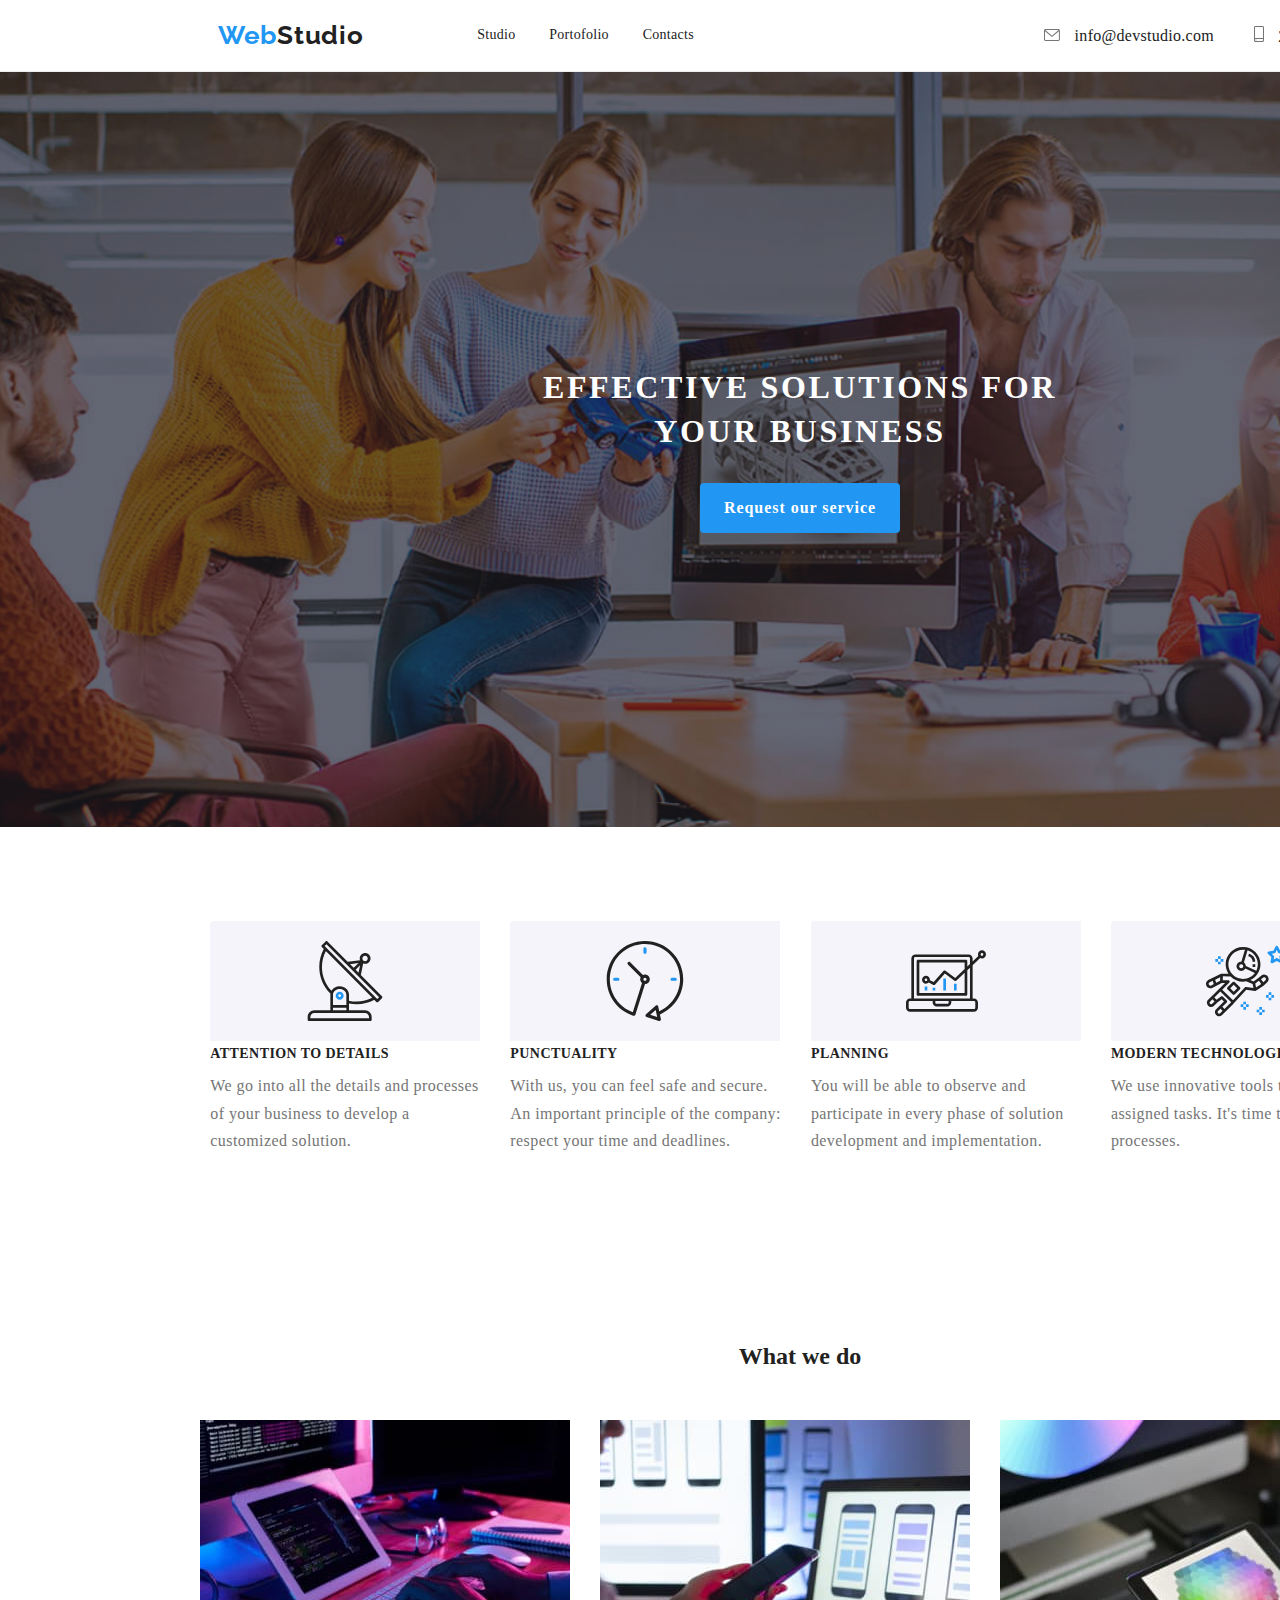
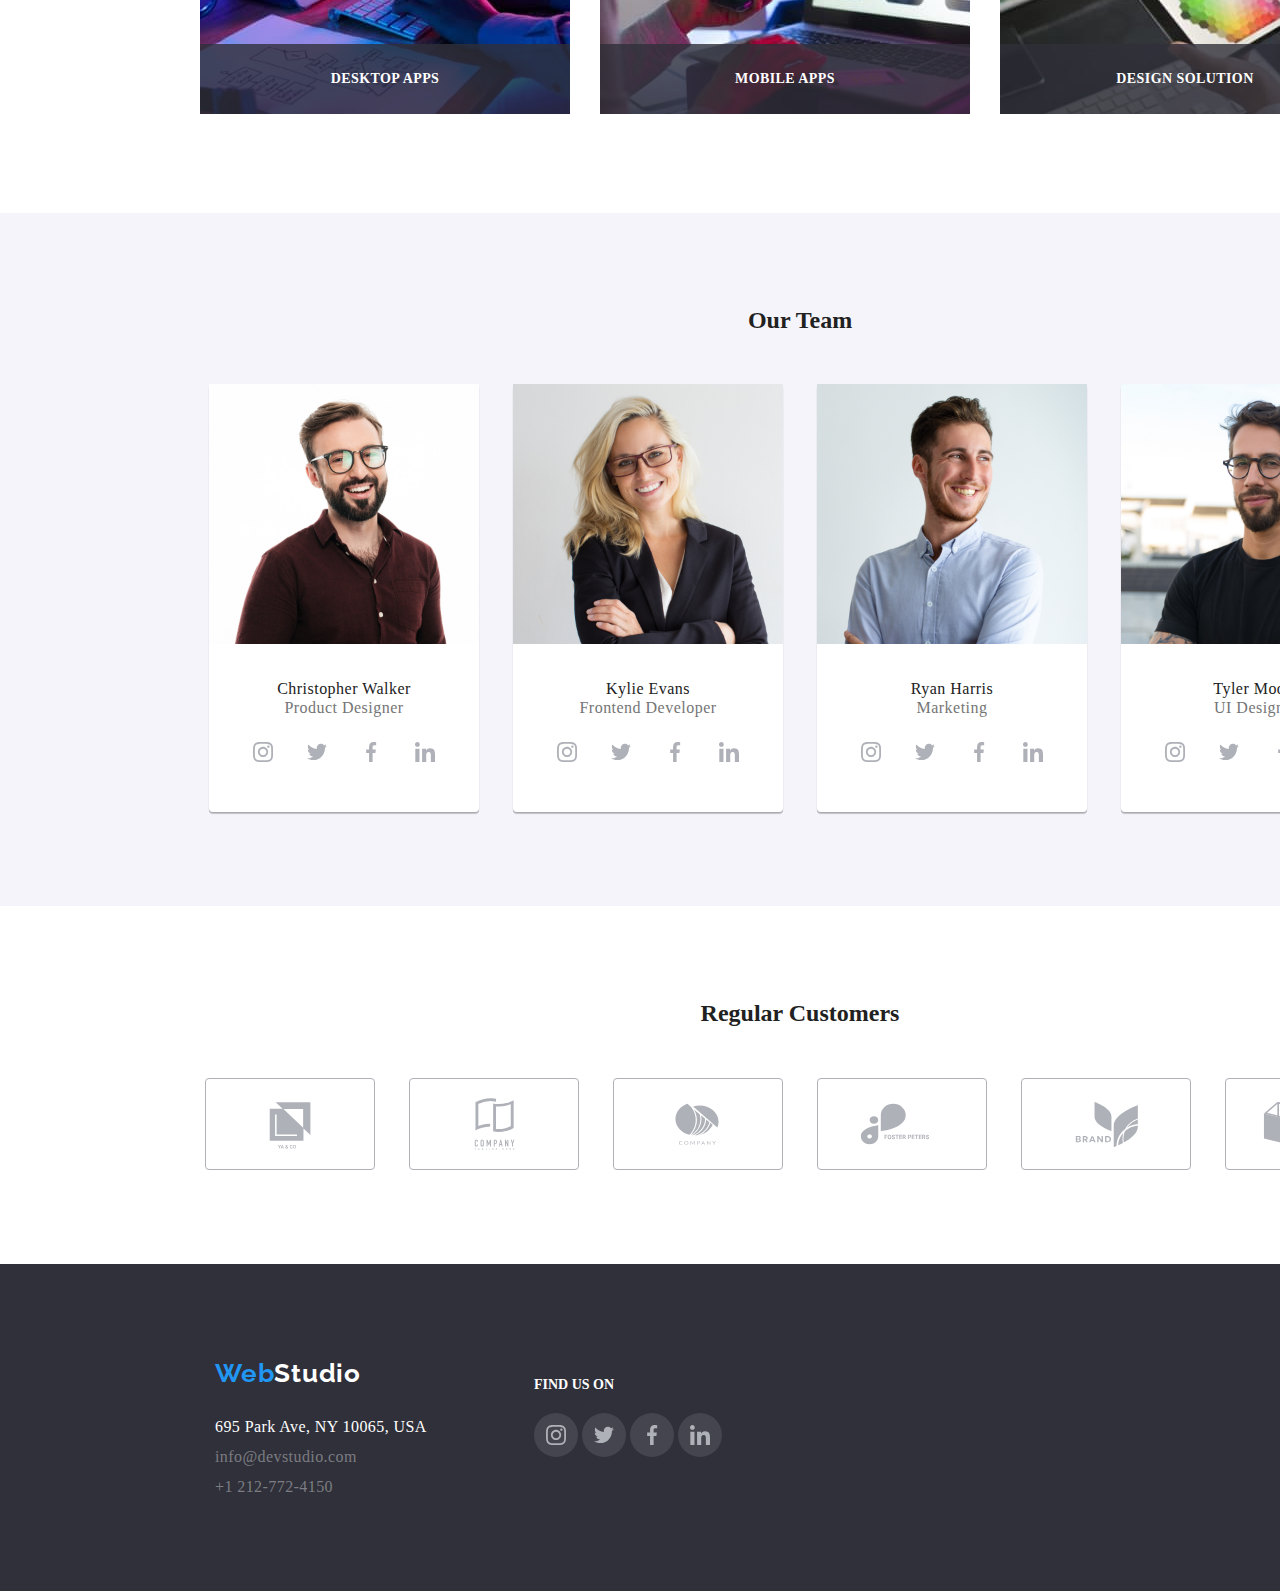
<file: index.html>
<!DOCTYPE html>
<html lang="en">
<head>
    <meta charset="UTF-8">
    <meta name="viewport" content="width=device-width, initial-scale=1.0">
    <title>Studio</title>
    <link rel="stylesheet" href="https://cdnjs.cloudflare.com/ajax/libs/modern-normalize/1.0.0/modern-normalize.min.css" />
    <link rel="preconnect" href="https://fonts.googleapis.com">
    <link rel="preconnect" href="https://fonts.gstatic.com" crossorigin>
    <link
        href="https://fonts.googleapis.com/css2?family=Roboto:ital,wght@0,100;0,300;0,400;0,500;0,700;0,900;1,100;1,300;1,400;1,500;1,700;1,900&display=swap"
        rel="stylesheet">
    <link rel="preconnect" href="https://fonts.googleapis.com">
    <link rel="preconnect" href="https://fonts.gstatic.com" crossorigin>
    <link href="https://fonts.googleapis.com/css2?family=Raleway:ital,wght@0,100..900;1,100..900&display=swap"
        rel="stylesheet">
        <link rel="stylesheet" href="./css/style.css" />
</head>
<body class="entire-content">
    <div class="container">
    <!--Header-->
    <header class="first-section">      
<a class="web-studio" href="./index.html" > <span class="web-logo">Web</span>Studio</a>
<nav class="navigation-list">
    <ul class="list">
        <li class="list-element"><a class="link" href="./index.html">Studio</a></li>
        <li class="list-element"><a class="link" href="./portofolio.html">Portofolio</a></li>
        <li class="list-element"><a class="link" href="#">Contacts</a></li>
    </ul>
</nav>

<div class="header-links">
    <div class="first-link">
    <a class="link" href="mailto:info@devstudio.com">
        <svg class="envelope" width="16" height="12">
        <use href="./images/symbol-defs.svg#icon-envelope"></use>
    </svg>
    info@devstudio.com</a>
    </div>

    <div class="second-link">
    <a class= "link" href="tel:212-772-4150">
        <svg class="smartphone" width="10" height="16">
        <use href="./images/symbol-defs.svg#icon-smartphone"></use>
    </svg> 212-772-4150</a>
    </div>
</div>
    </header>
    
    <main>
        <!--Title section-->
        
        <section class="title-section">
            <div class="section">
             <h1 class="main-title">EFFECTIVE SOLUTIONS FOR <br/> YOUR BUSINESS</h1>
             <button data-modal-open class="blue-button" type="button">Request our service</button>
            </div>
        </section>
        
       
        <!--Advantages & what we do sections-->
    <div class="section">
           <section class="what-we-do">
            
                
            <ul class="benefits">
                <li class="benefits-list">
                    <svg class="antenna" width="70" height="70">
                        <use href="./images/symbol-defs.svg#icon-antenna"></use>
                    </svg>
                    <h5 class="advantage">ATTENTION TO DETAILS</h5>
                    <p class="advantage-description">We go into all 
                    the details and processes <br/> of your business to 
                    develop a <br/>customized solution.</p></li>
                <li class="benefits-list">
                    <svg class="clock" width="70" height="70">
                        <use href="./images/symbol-defs.svg#icon-clock"></use>
                    </svg>
                    <h5 class="advantage">PUNCTUALITY</h5>
                    <p class="advantage-description">With us, you can feel safe and secure.<br/>
                     An important principle of the company:<br/> 
                     respect your time and deadlines.</p>
                </li>
                <li class="benefits-list">
                    <svg class="diagram" width="70" height="70">
                        <use href="./images/symbol-defs.svg#icon-diagram"></use>
                    </svg>
                    <h5 class="advantage">PLANNING</h5>
                    <p class="advantage-description">You will be able to observe and <br/>
                     participate in every phase of solution <br/>
                     development and implementation.</p>
                </li>
                <li class="benefits-list">
                    <svg class="astronaut" width="70" height="70">
                        <use href="./images/symbol-defs.svg#icon-astronaut"></use>
                    </svg>
                    <h5 class="advantage">MODERN TECHNOLOGIES</h5>
                    <p class="advantage-description">We use innovative tools to solve <br/>
                     assigned tasks. It's time to simplify work<br/> 
                     processes.</p>
            </li>
        </ul>
        
        </section>
        </div>

        <!--What we do section-->
        <section class="do-section">
            <div class="section">
                <h2 class="do-title">What we do</h2>
                <div class="do-fields">

                <div class="thumb">
                <img src="./images/box1-2.jpg" alt="imagine cu o tastatura" width="370" height="294" />
                <p class="label">Desktop Apps</p>
                </div>

                <div class="thumb">
                <img src="./images/box2-2.jpg" alt="imagine cu un telefon" width="370" height="294"/>
                <p class="label">Mobile Apps</p>
                </div>

                <div class="thumb">
                <img src="./images/box3-2.jpg" alt="imgagine cu o tableta" width="370" height="294" />
                <p class="label">Design Solution</p>
                </div>

            </div>
        </div>
        </section>
        
        
        <!--Our team section-->
        <section class="our-team">
            <div class="section">
            <h2 class="our-team-title">Our Team</h2>
                   <!--Card 1-->
                    <div class="employes">
                <img src="./images/teamcard1-2.jpg" alt="Christopher Walker Product Designer" width="270" height="260"/>
                <p class="name">Christopher Walker</p>
                <p class="ocupation">Product Designer</p>
                <ul class="social-icons-employes">
                    <li class="social-icons">
                        <a href="">
                            <svg class="icon">
                                <use href="./images/symbol-defs.svg#icon-instagram"/>
                            </svg>
                        </a>
                    </li>
                    <li class="social-icons">
                        <a href="">
                            <svg class="icon">
                                <use href="./images/symbol-defs.svg#icon-twitter"/>
                            </svg>
                        </a>
                    </li>
                    <li class="social-icons">
                        <a href="">
                            <svg class="icon">
                                <use href="./images/symbol-defs.svg#icon-facebook"/>
                            </svg>
                        </a>
                    </li>
                    <li class="social-icons">
                        <a href="">
                            <svg class="icon">
                                <use href="./images/symbol-defs.svg#icon-linkedin"/>
                            </svg>
                        </a>
                    </li>
                </ul>
              </div>
                   <!--Card 2-->
                     <div class="employes">
                <img src="./images/teamcard2-2.jpg" alt="Kylie Evans Frontend Developer" width="270" height="260"/>
                <p class="name">Kylie Evans</p>
                <p class="ocupation" >Frontend Developer</p>
                <ul class="social-icons-employes">
                    <li class="social-icons">
                        <a href="">
                            <svg class="icon">
                                <use href="./images/symbol-defs.svg#icon-instagram"/>
                            </svg>
                        </a>
                    </li>
                    <li class="social-icons">
                        <a href="">
                            <svg class="icon">
                                <use href="./images/symbol-defs.svg#icon-twitter"/>
                            </svg>
                        </a>
                    </li>
                    <li class="social-icons">
                        <a href="">
                            <svg class="icon">
                                <use href="./images/symbol-defs.svg#icon-facebook"/>
                            </svg>
                        </a>
                    </li>
                    <li class="social-icons">
                        <a href="">
                            <svg class="icon">
                                <use href="./images/symbol-defs.svg#icon-linkedin"/>
                            </svg>
                        </a>
                    </li>
                </ul>
              </div>
                 <!--Card 3-->
                  <div class="employes">
                <img src="./images/teamcard3-2.jpg" alt="Ryan Harris Marketing" wwidth="270" height="260"/>
                <p class="name">Ryan Harris</p>
                <p class="ocupation">Marketing</p>
                <ul class="social-icons-employes">
                    <li class="social-icons">
                        <a href="">
                            <svg class="icon">
                                <use href="./images/symbol-defs.svg#icon-instagram"/>
                            </svg>
                        </a>
                    </li>
                    <li class="social-icons">
                        <a href="">
                            <svg class="icon">
                                <use href="./images/symbol-defs.svg#icon-twitter"/>
                            </svg>
                        </a>
                    </li>
                    <li class="social-icons">
                        <a href="">
                            <svg class="icon">
                                <use href="./images/symbol-defs.svg#icon-facebook"/>
                            </svg>
                        </a>
                    </li>
                    <li class="social-icons">
                        <a href="">
                            <svg class="icon">
                                <use href="./images/symbol-defs.svg#icon-linkedin"/>
                            </svg>
                        </a>
                    </li>
                </ul>
            </div>
            <!--Card 4-->
            <div class="employes">
                <img src="./images/teamcard4-2.jpg" alt="Tyler Moore UI Designer" width="270" height="260"/>
                <p class="name">Tyler Moore</p>
                <p class="ocupation">UI Designer</p>
                <ul class="social-icons-employes">
                    <li class="social-icons">
                        <a href="">
                            <svg class="icon">
                                <use href="./images/symbol-defs.svg#icon-instagram"/>
                            </svg>
                        </a>
                    </li>
                    <li class="social-icons">
                        <a href="">
                            <svg class="icon">
                                <use href="./images/symbol-defs.svg#icon-twitter"/>
                            </svg>
                        </a>
                    </li>
                    <li class="social-icons">
                        <a href="">
                            <svg class="icon">
                                <use href="./images/symbol-defs.svg#icon-facebook"/>
                            </svg>
                        </a>
                    </li>
                    <li class="social-icons">
                        <a href="">
                            <svg class="icon">
                                <use href="./images/symbol-defs.svg#icon-linkedin"/>
                            </svg>
                        </a>
                    </li>
                </ul>
               </div>
       
       </div>
   </section>


<!--Regular customers section-->
<section class="customers">
    <div class="section">
        <h2 class="customer-title">
            Regular Customers
        </h2>
        <ul class="customers-icons">
            <li class="icon-element">
                <svg class="svg-image" width="106" height="60">
                <use href="./images/symbol-defs.svg#icon-Logo"></use>
              </svg>
            </li>
            <li class="icon-element">
                <svg class="svg-image" width="106" height="60">
                    <use href="./images/symbol-defs.svg#icon-Logo-2"></use>
                
                </svg>
            </li>
            <li class="icon-element">
                <svg class="svg-image" width="106" height="60">
                    <use href="./images/symbol-defs.svg#icon-Logo-3"></use>
                
                </svg>
            </li>
            <li class="icon-element">
                <svg class="svg-image" width="106" height="60">
                    <use href="./images/symbol-defs.svg#icon-Logo-4"></use>
                
                </svg>
            </li>
            <li class="icon-element">
                <svg class="svg-image" width="106" height="60">
                    <use href="./images/symbol-defs.svg#icon-Logo-5"></use>
                
                </svg>
            </li>
            <li class="icon-element">
                <svg class="svg-image" width="106" height="60">
                    <use href="./images/symbol-defs.svg#icon-Logo-6"></use>
                
                </svg>
            </li>
        </ul>
        </div>
</section>

                            
</main>
        <!--Footer section-->
        <footer class="contacts"> 
            <div class="section">
                <div class="bottom-section">
                    <a class="web-studio-light" href="#"><span class="web-logo-light">Web</span>Studio</a>
                    <address class="contacts-detailes">
                        <p class="park">695 Park Ave, NY 10065, USA</p>
                        <p class="info">info@devstudio.com</p>
                        <P class="number">+1 212-772-4150</P>
                    </address>
                    </div>
         </div>

         <div class="footer-social-icons">
            <p class="find-us-on">
                FIND US ON
            </p>
            <div>
                <ul class="social">
                    <li>
                    <svg class="svg-image" width="20" height="20">
                        <use href="./images/symbol-defs.svg#icon-instagram"></use>
        
                    </svg>
                    </li>
                    <li>
                    <svg class="svg-image" width="20" height="20">
                        <use href="./images/symbol-defs.svg#icon-twitter"></use>
                    
                    </svg>
                    </li>
                    <li>
                    <svg class="svg-image" width="20" height="20">
                        <use href="./images/symbol-defs.svg#icon-facebook"></use>
                    
                    </svg>
                </li>
                <li>
                <svg class="svg-image" width="20" height="20">
                    <use href="./images/symbol-defs.svg#icon-linkedin"></use>
                
                </svg>
                </li>
            </ul>
        </div>
        </div>

        </footer>
     </div>

    <!-- Marcaj MODAL cu backdrop, fereastra si buton inchidere -->
    <div data-modal class="is-hidden">
        <div data-modal-content>
          <h2>FEREASTRA MODALA</h2>
          <button data-modal-close type="button">
            <a href="">
              <svg class="buton-modal__X">
                <use href="./images/symbol-defs.svg#icon-Vector-1-1" />
              </svg>
            </a>
          </button>
        </div>
      </div>
  
      <script src="./modal.js"></script>
    </body>
  </html>
</file>
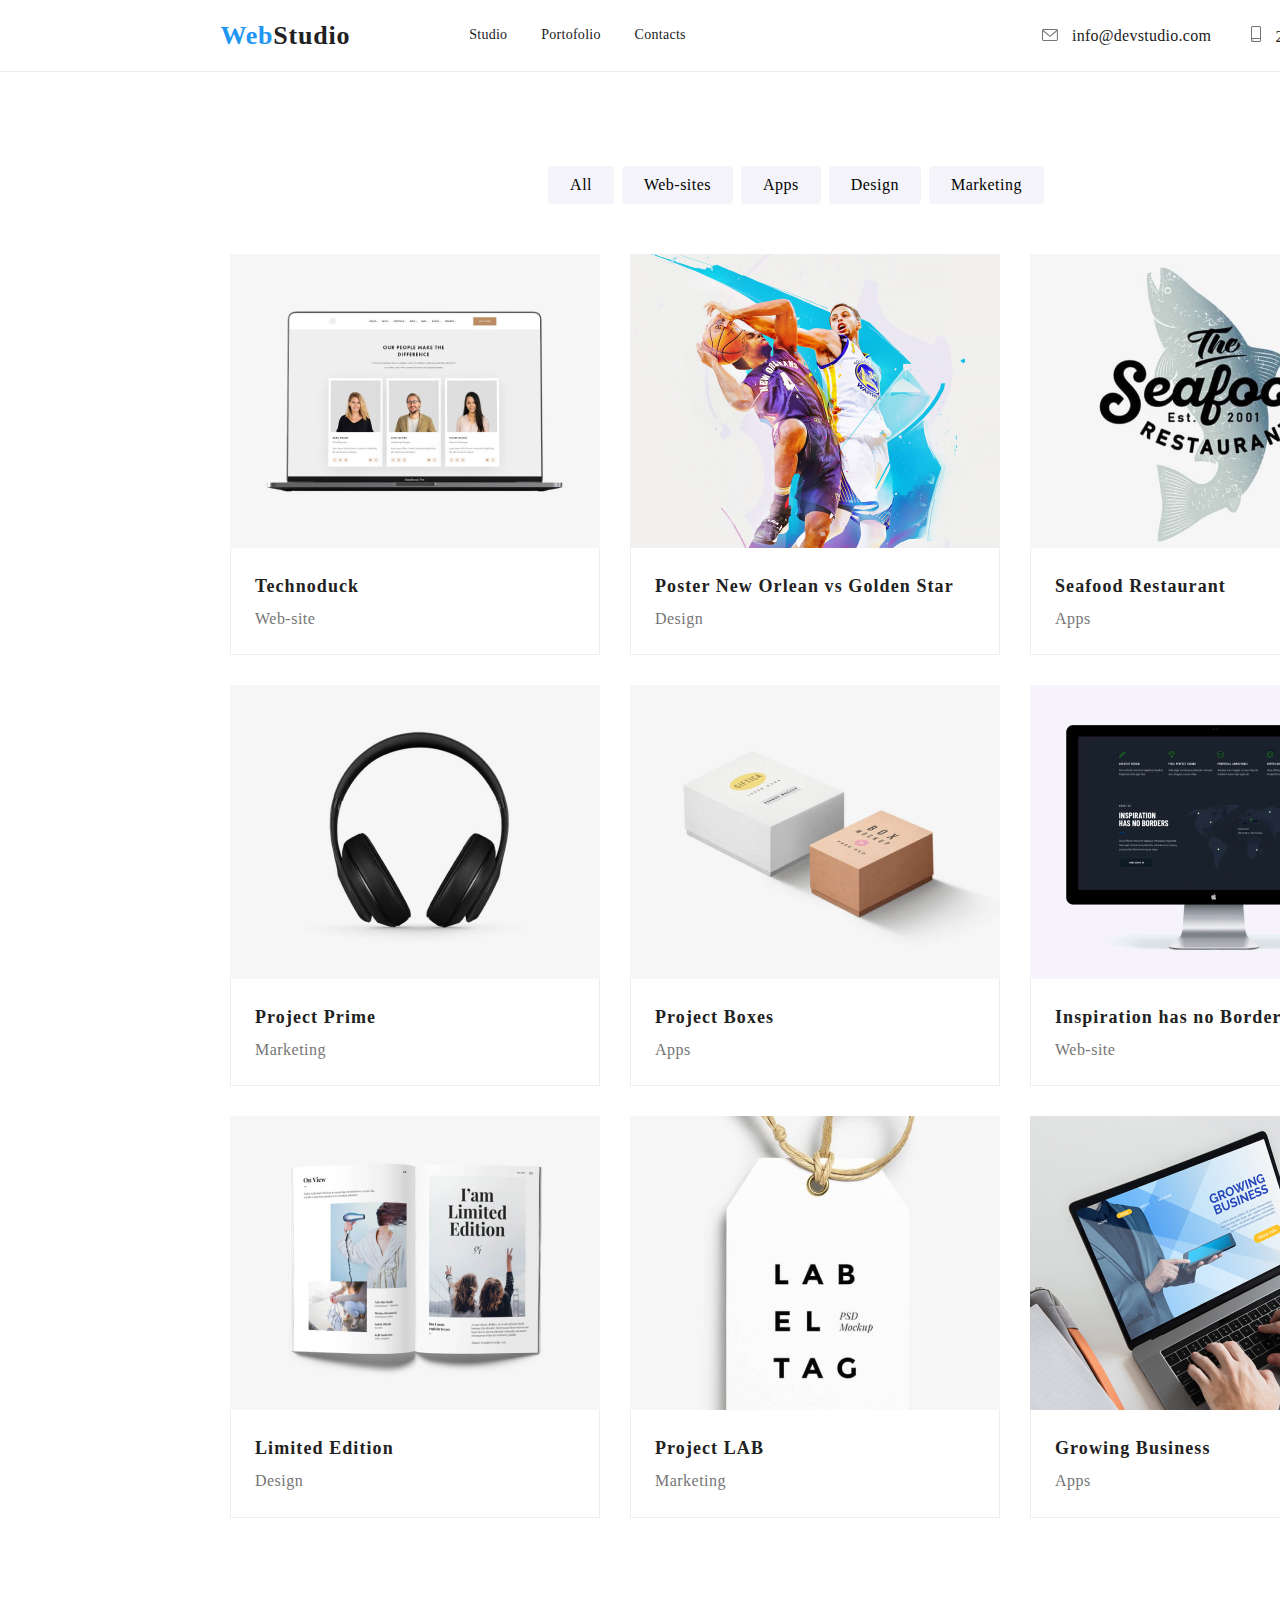
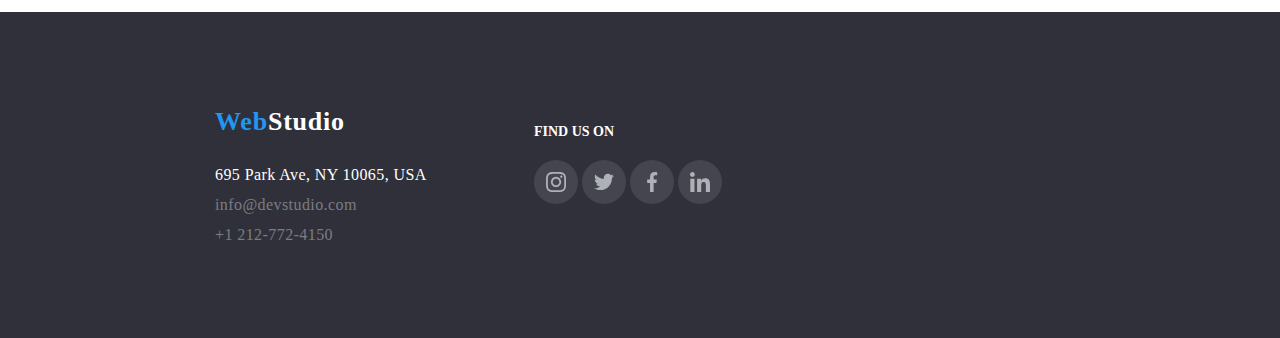
<file: portofolio.html>
<!DOCTYPE html>
<html lang="en">
<head>
    <meta charset="UTF-8">
    <meta name="viewport" content="width=device-width, initial-scale=1.0">
    <title>Portofolio</title>
    <link rel="stylesheet" href="https://cdnjs.cloudflare.com/ajax/libs/modern-normalize/1.0.0/modern-normalize.min.css" />
    <link rel="stylesheet" href="./css/style.css" />
</head>
<body class="entire-content">
    <div class="container">
<header class="first-section">
    <a class="web-studio" href="#" ><span class="web-logo">Web</span>Studio</a>
    <nav class="navigation-list">
        <ul class="list">
            <li class="list-element"><a class="link" href="./index.html">Studio</a></li>
            <li class="list-element"><a class="link" href="./portofolio.html">Portofolio</a></li>
            <li class="list-element"><a class="link" href="#">Contacts</a></li>
        </ul>
    </nav>
    <div class="header-links">
        <div class="first-link">
        <a class="link" href="mailto:info@devstudio.com">
            <svg class="envelope" width="16" height="12">
            <use href="./images/symbol-defs.svg#icon-envelope"></use>
        </svg>
        info@devstudio.com</a>
        </div>
    
        <div class="second-link">
        <a class= "link" href="tel:212-772-4150">
            <svg class="smartphone" width="10" height="16">
            <use href="./images/symbol-defs.svg#icon-smartphone"></use>
        </svg> 212-772-4150</a>
        </div>
    </div>
</header>
 <main>
    <div class="section">
    <!--Buttons list-->
<div>
   <ul class="buttons-list">
<li><button class="buttons-element" type="button">All</button></li>
<li><button class="buttons-element" type="button">Web-sites</button></li>
<li><button class="buttons-element" type="button">Apps</button></li>
<li><button class="buttons-element" type="button">Design</button></li>
<li><button class="buttons-element" type="button">Marketing</button></li>

   </ul> 
</div>
        <!--Second section-->
        <section class="portofolio">

            <div class="portofolio-content">
                <img class="top-image" src="./images/project1.jpg" alt="Technoduck web-site" width="370" height="294" />
                <div class="bottom-card">
                    <p class="projects"><b>Technoduck</b></p>
                    <p class="projects-type">Web-site</p>
                    </div>
                    </div>
                    
                    <div class="portofolio-content">
                <img class="top-image" src="./images/project2.jpg" alt="Poster New Orlean vs Golden Star Design" width="370" height="294"/>
                <div class="bottom-card">
                    <p class="projects"><b>Poster New Orlean vs Golden Star</b></p>
                    <p class="projects-type">Design</p>
                    </div>
                    </div>
                
                <div class="portofolio-content">
                <img class="top-image" src="./images/project3.jpg" alt="Seafood Restaurant Apps" width="370" height="294" />
                <div class="bottom-card">
                    <p class="projects" ><b>Seafood Restaurant</b></p>
                    <p class="projects-type">Apps</p>
                    </div>
                </div>
                
                <div class="portofolio-content">
                <img class="top-image" src="./images/project4.jpg" alt="Project Prime Marketing" width="370" height="294"/>
                <div class="bottom-card">
                    <p class="projects"><b>Project Prime</b></p>
                    <p class="projects-type">Marketing</p>
                    </div>
                    </div>
                    
                    <div class="portofolio-content" >
                <img class="top-image" src="./images/project5.jpg" alt="Project Boxes Apps" width="370" height="294"/>
                <div class="bottom-card">
                    <p class="projects"><b>Project Boxes</b></p>
                    <p class="projects-type">Apps</p>
                    </div>
                    </div>
                    
                    <div class="portofolio-content">
                <img class="top-image" src="./images/project6.jpg" alt="Inspiration has no Borders Web-site" width="370" height="294"/>
                <div class="bottom-card">
                    <p class="projects"><b>Inspiration has no Borders</b></p>
                    <p class="projects-type" >Web-site</p>
                    </div>
                    </div>
                    
                    <div class="portofolio-content">
                    
                <img class="top-image" src="./images/project7.jpg" alt="Limited Edition Design" width="370" height="294"/>
                <div class="bottom-card">
                    <p class="projects"><b>Limited Edition</b></p>
                    <p class="projects-type">Design</p>
                    </div>
                    </div>
                    
                    <div class="portofolio-content">
                <img class="top-image" src="./images/project8.jpg" alt="Project LAB Marketing" width="370" height="294" />
                <div class="bottom-card">
                    <p class="projects"><b>Project LAB</b></p>
                    <p class="projects-type">Marketing</p>
                    </div>
                    </div>
                    
                    <div class="portofolio-content">
                <img class="top-image" src="./images/project9.jpg" alt="Growing Business Apps" width="370" height="294"/>
                <div class="bottom-card">
                    <p class="projects"><b>Growing Business</b></p>
                    <p class="projects-type">Apps</p>
                    </div>
                    </div>
                    
                    </section>
                    </div>
                     </main>


<footer class="contacts">
    <div class="section">
        <div class="bottom-section">
            <a class="web-studio-light" href="#"><span class="web-logo-light">Web</span>Studio</a>
            <address class="contacts-detailes">
                <p class="park">695 Park Ave, NY 10065, USA</p>
                <p class="info">info@devstudio.com</p>
                <P class="number">+1 212-772-4150</P>
            </address>
            </div>
    </div>

    <div class="footer-social-icons">
        <p class="find-us-on">
            FIND US ON
        </p>
        <div>
            <ul class="social">
                <li>
                <svg class="svg-image" width="20" height="20">
                    <use href="./images/symbol-defs.svg#icon-instagram"></use>
    
                </svg>
                </li>
                <li>
                <svg class="svg-image" width="20" height="20">
                    <use href="./images/symbol-defs.svg#icon-twitter"></use>
                
                </svg>
                </li>
                <li>
                <svg class="svg-image" width="20" height="20">
                    <use href="./images/symbol-defs.svg#icon-facebook"></use>
                
                </svg>
            </li>
            <li>
            <svg class="svg-image" width="20" height="20">
                <use href="./images/symbol-defs.svg#icon-linkedin"></use>
            
            </svg>
            </li>
        </ul>
    </div>
    </div>

</footer>
</div>
</body>
</html>
</file>
<file: css/style.css>
*,
*::before,
*::after {
    margin: 0px;
    padding: 0px;
    box-sizing: border-box;
}

:root
{
    --blue: #2196F3;
    --black: #212121;
    --grey: #757575;
    --white: #FFFFFF;
    --button-grey: #F5F4FA;
    --normal-font-size: 14px;
    --middle-font-size: 16px;
    --main-font: "Roboto" sans-serif;

    
}

.container {

    width: 1600px;
    margin: 0 auto;

}

.section {
    padding-top: 94px;
    padding-bottom: 94px;
    width:1600px;
}
/* Body global*/
.entire-content {
font-family: var(--main-font);
color: var(--black);
background-color: var(--white);

}

body {
    max-width: 100%;
    margin: 0 auto;
    
}

h1, h2, h3, h4, h5, h6, p {
    margin: 0;
    padding: 0; 
}

ul {
    margin: 0;
    padding: 0;
    list-style: none; 
}

/* Header style*/
.first-section {
  display: flex; 
  flex-direction: row;
  justify-content:space-around;
  align-items: center;
  border-top: none;
  border-left: none;
  border-right: none;
  border-bottom: #ECECEC;
  border-bottom-style: solid;
  border-width: 1px;
  width: 1600px;
  padding-top: 20px;
  padding-bottom: 20px;
}

.web-studio {
    font-family: "Raleway";
    font-size: 26px;
    font-weight: 700;
    letter-spacing: 0.78px;
    line-height: 1.2;
    margin-left: 215px;

  
}
.web-logo {
    color: var(--blue);
}
/* Navigation list*/
.navigation-list {
    font-size: var(--normal-font-size);
    font-weight: 500;
    letter-spacing: 0.28px;
    text-align: left;
    line-height: 1.2;
    margin-left: 93px;
    
}
.list-element
{
    display: inline-block;
    margin-left: 15px;
    margin-right: 15px;
}
.list-element:hover::after {
    content:'';
    width: 100%;
    height: 3px;
    border-radius: 20px;
    background-color: #2196F3;
    display: block;
    

}

.header-links {
    display: flex;
    font-weight: 500;
    letter-spacing: 0.28px;
    line-height: 1.2;
    margin-left: 330px;
    margin-right: 225px;

}

.first-link {
    margin-right: 40px;
}

.link:focus {
    color: var(--blue);
    stroke: var(--blue);
    cursor: pointer;
}

.link:hover {
    color: var(--blue);
    stroke: var(--blue);
    cursor: pointer;
}

.envelope,
.smartphone {
    margin-right: 10px;
}


/* Link style */
a {
    text-decoration: none;
    color: var(--black);
}
.link:hover {
    color: var(--blue);
}
.link:focus {
    color: var(--blue)
}

/*Title section*/
.title-section { 
    display: flex;
   background-image: linear-gradient(0deg, rgba(47, 48, 58, 0.4), rgba(47, 48, 58, 0.4)), url(../images/Img-bg.jpg);
   background-repeat: no-repeat;
   background-size: cover;
   background-position: 50% 50%;
   justify-content: center;
   align-items: center;
    text-align: center;
    width: 1600px;
   
    
}
 
.main-title {
    color: var(--white);
    font-weight: 900;
    line-height: 1.36;
    letter-spacing: 2.64px;
    padding-top: 200px;
    padding-bottom: 30px;

}

.blue-button {
    background-color: var(--blue);
    color: var(--white);
    font-size: 16px;
    font-weight: 700;
    cursor: pointer;
    border: none;
    border-radius: 4px;
    width: 200px;
    line-height: 1.88;
    letter-spacing: 0.96px;
    margin-bottom: 200px;
    padding-top: 10px;
    padding-bottom: 10px;
}

/*Advantages & what we do section*/
.benefits {
    display: flex;
        flex-direction: row;
        justify-content:center;
        align-items: center;
}
.benefits-list {
 margin-right: 30px; 

}
.benefits-list:last-child {
    margin-right: 0;
}
.antenna, .clock, .diagram, .astronaut {
 width: 270px;
height: 120px;
top: 774px;
left: 215px;
gap: 0px;
border-radius: 4px 0px 0px 0px;
opacity: 0px;
background-color: #F5F4FA;
padding-top: 20px;
padding-bottom: 20px

}


.advantage {
    font-size: var(--normal-font-size);
    font-weight: 700;
    line-height: 1.2;
    letter-spacing: 0.42px;
    margin-bottom: 10px;
}
.advantage-description {
color: var(--grey);
text-align: left;
line-height: 1.71;
letter-spacing: 0.42px;
}

.list, .benefits {
    list-style-type: none;
}

/* What we do*/
.do-section {
display: inline-block;
  text-align: center;
}
.do-title .our-team-title {
    font-size: 36px;
    font-weight: 700;
    line-height: 1.2;
    letter-spacing: 1.08px;
    margin-bottom: 50px;

}

.do-fields {
    margin-top: 50px;
    display: flex;
    justify-content: center;
    align-items: center;
}

.do-fields > img { 
    margin-right: 30px;
}

.do-fields > img:last-child {
    margin-right: 0;
}

.thumb {
    position: relative;
    overflow: hidden;
    margin-right: 30px;
}

.thumb > .label {
    position: absolute;
    right: 0;
    left: 0;
    bottom: 5px;
    width: 100%;
    color: var(--white);
    background-color: rgba(47, 48, 58, 0.8);
    height: 70px;
    display: flex;
    justify-content: center;
    align-items: center;
    font-size: 14px;
    font-weight: 700;
    letter-spacing: 0.03em;
    text-transform: uppercase;
}

 /*Our team section*/
 .our-team { 
    display: inline;
    flex-direction: row;
    justify-content: center;
    text-align: center;
  }
  .our-team > .section {
    background-color: var(--button-grey);
  }

.name {
    font-size: var(--middle-font-size);
    font-weight: 500;
    line-height: 1.2;
    letter-spacing: 0.48px;
    margin-top: 30px;
}
.ocupation {
    font-size: var(--middle-font-size);
    color: var(--grey);
    line-height: 1.2;
    letter-spacing: 0.48px;
}

.employes {
    display: inline-block;
    margin-right: 30px;
    border-radius: 4px;
    background-color: var(--white);
    box-shadow: 0px 2px 1px rgba(0, 0, 0, 0.2),
            0px 1px 1px rgba(0, 0, 0, 0.14);
            height: 428px;
            margin-top: 50px;


}
.employes:last-child {
    margin-right: 0px;
}

.social-icons-employes {
    display: flex;
    gap: 10px;
    justify-content: center;
    margin-bottom: 30px;
    margin-top: 15px;
}

.social-icons-employes .social-icons {
    width: 44px;
    height: 44px;
    border-radius: 50%;
    display: flex;
    align-items: center;
    justify-content: center;
    background-color: var(--white);
    fill:#afb1b8;
}

.social-icons-employes li:hover {
    fill: var(--white);
    background-color: var(--blue);
    cursor: pointer;
}
.social-icons-employes li:focus {
    fill: var(--white);
    background-color: var(--blue);
    cursor: pointer;
}

/*Regular customer section*/
.customers {
    display: flex;
    flex-direction: row;
    flex-wrap: nowrap;
    justify-content: center;
    text-align: center;
    width: 1200px;
    margin-left: 200px;

}
.customer-title {
    margin-bottom: 50px;
}

.customers-icons .icon-element {
    width: 170px;
    height: 92px;
    border-style: solid;
    border-color: #AFB1B8;
    border-width: 1px;
    border-radius: 4px;
    justify-content: center;
    padding: 16px 32px 16px 32px;
    
}

.icon-element {
    display: inline-block;
    margin-right: 30px;
    fill: #afb1b8;
}
.icon-element:hover {
    fill: var(--blue);
    border-color: var(--blue);
    cursor: pointer;
   
   
}

.icon-element:focus {
    fill: var(--blue);
    border-color: var(--blue);
    cursor: pointer;
}
.icon-element:last-child {
    margin-right: 0px;
}


/*Footer*/
.contacts {
    background-color: #2F303A;
    height: auto;
    color: var(--white);
    display: flex;
    justify-content: space-between;
    align-items: center;
    text-align: left;
    padding-left: 215px; 
    width: 1600px; 
}

.web-studio-light {
    font-family: "Raleway";
    font-size: 26px;
    font-weight: 700;
    letter-spacing: 0.78px;
    text-align: left;
    line-height: 1.2;
    color: var(--white);
}

.web-logo-light {
    color: var(--blue);
}
.contacts-detailes {
font-style: normal;
margin-top: 28px;
}
.park {
    line-height: 1.2;
    letter-spacing: 0.42px;
    margin-bottom: 12px;
}

.info {
    margin-bottom: 12px;
}
.info, .number {
    color: #FFFFFF60;
    line-height: 1.14;
    letter-spacing: 0.42px;
}
.info:hover, .number:hover {
    color: var(--blue);
}
.info:focus, .number:focus {
color: var(--blue);
}
 
.bottom-section .footer-social-icons {
    display: flex;
    align-items: center;
    gap: 70px;
}

.footer-social-icons {
    text-align: left;
    white-space: nowrap;
    margin-right: 878px;
    margin-bottom: 96px;
    margin-top: 75px;
}
.find-us-on {
    font-family: var(--main-font);
    font-weight: 700;
    font-size: var(--normal-font-size);
    margin-bottom: 20px;
}

.social li {
    display: inline-flex;
    align-content: center;
    justify-content: center;
    width: 44px;
    height: 44px;
    border-radius: 50%;
    background-color: rgba(255, 255, 255, 0.1);
}
.svg-image {
    margin: auto;
}
.social li:hover {
    background-color: var(--blue);
    cursor: pointer;
}

.social li:focus {
    background-color: var(--blue);
    cursor: pointer;
}

/* Portofolio page*/

.buttons-element {
    font-size: var(--middle-font-size);
    font-weight: 500;
    background-color: var(--button-grey);
    border: none;
    border-radius: 4px;
    cursor: pointer;
    line-height: 1.63;
    letter-spacing: 0.48px;
    text-align: center;
    margin-right: 8px;
    padding: 6px 22px 6px 22px;
}
.buttons-list:last-child {
    margin-right: 0px;
}


.buttons-element:hover {
    background-color: var(--blue);
    color: var(--white);
    cursor: pointer;
    box-shadow: 0 10px 10px -5px rgba(0, 0, 0, 0.3);
}

.buttons-element:focus {
    background-color: var(--blue);
    color: var(--white);
    cursor: pointer;
    box-shadow: 0 10px 10px -5px rgba(0, 0, 0, 0.3);
}

.buttons-list {
    list-style-type: none;
    display: flex;
    justify-content: center;
    margin-bottom: 50px;
    
}

.portofolio {
    display: flex;
    flex-wrap: wrap;
    max-width: 1200px;
    justify-content: center;
    align-items: center;
    gap: 30px;
    margin-left: 215px;}

.portofolio-content {
align-content: center;
}
.portofolio-content:hover {
    box-shadow: 0px 4px 4px rgba(0, 0, 0, 0.25);
    cursor: pointer;
}
.portofolio-content:focus {
    box-shadow: 0px 4px 4px rgba(0, 0, 0, 0.25);
    cursor: pointer;
}

.top-image {
display: block;
}
.bottom-card {
    margin-top: 0px;
    border-color: #EEEEEE;
    border-width: 0.5px;
    border-style: solid;
    border-top: none;
    padding-right: 24px;
    padding-left: 24px;
    padding-top: 20px;
    padding-bottom: 20px;
          
}



.projects {
    font-weight: 700;
    font-size: 18px;
    line-height: 2;
    letter-spacing: 1.08px;
    text-align: left;
}
.projects-type {
    color: var(--grey);
    font-size: var(--middle-font-size);
    line-height: 1.88;
    letter-spacing: 0.48px;
    text-align: left;
}
.projects, .projects-type {
    text-align: left;
    margin-bottom: 0px; 
    margin-top: 0px;   
}

.icon {
    width: 20px;
    height: 20px;
}

/* Style pentru MODAL */
.is-hidden {
    opacity: 0;
    visibility: hidden;
    pointer-events: none;

}

[data-modal] {
    background-color: #00000033;
    width: 100%;
    height: 100%;
    position: fixed;
    top: 0;
    left: 0;

}

[data-modal-content] {
    width: 528px;
    height: 581px;
    border-radius: 4px 0px 0px 0px;
    opacity: 1px;
    background-color: var(--white);
    position: absolute;
    top: 50%;
    left: 50%;
    transform: translate(-50%, -50%) scale(1);
    padding: 20px;
    transition-property: transform;
    transition-duration: 2s;
    /* transition-timing-function: linear; */
}

.is-hidden [data-modal-content] {
    transform: translate(-50%, -50%) scale(0.8);
}

[data-modal-close] {
    position: absolute;
    top: 8px;
    right: 8px;
    background-color: var(--white);
    width: 30px;
    height: 30px;
    border-width: 1px;
    border-radius: 50%;
    border-color: rgba(0, 0, 0, 0.1);
}

.buton-modal__X {
    width: 11px;
    height: 11px;



}
</file>
